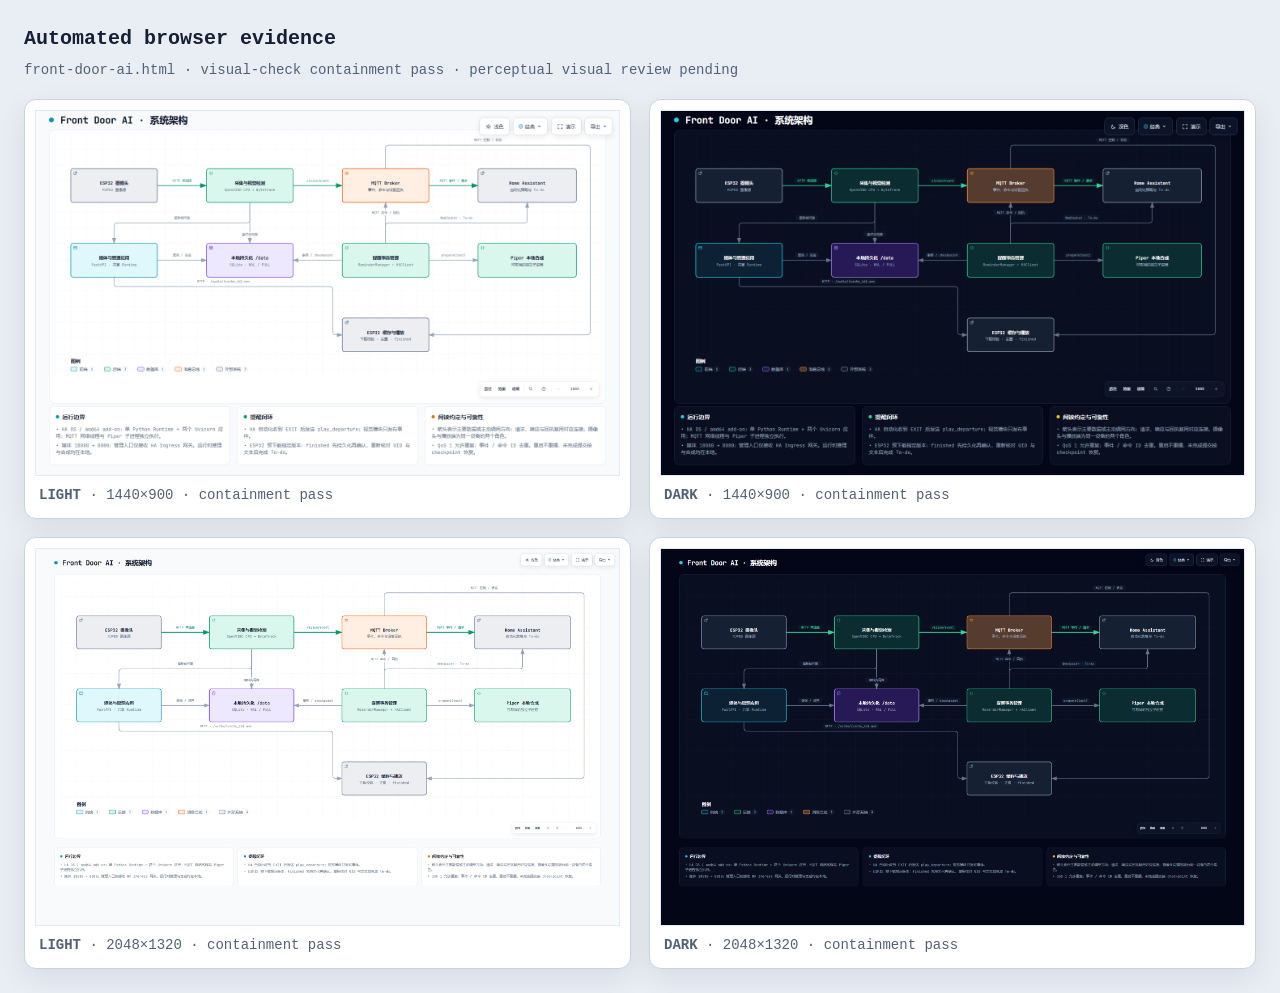
<file: docs/diagrams/front-door-ai.visual-check.html>
<!doctype html>
<html lang="en">
<head>
<meta charset="utf-8">
<meta name="viewport" content="width=device-width,initial-scale=1">
<title>Archify automated browser evidence · front-door-ai.html</title>
<style>
*{box-sizing:border-box}body{margin:0;padding:24px;background:#e9eef5;color:#172033;font:14px/1.5 ui-monospace,SFMono-Regular,Menlo,Consolas,monospace}header{max-width:1500px;margin:0 auto 18px}h1{margin:0 0 6px;font-size:20px}p{margin:0;color:#526176}.grid{max-width:1500px;margin:auto;display:grid;grid-template-columns:repeat(2,minmax(0,1fr));gap:18px}figure{margin:0;padding:10px;background:white;border:1px solid #c9d4e3;border-radius:12px;box-shadow:0 10px 30px rgba(15,23,42,.08)}img{display:block;width:100%;height:auto;border:1px solid #e2e8f0}figcaption{padding:9px 4px 2px;color:#526176}@media(max-width:900px){.grid{grid-template-columns:1fr}}
</style>
</head>
<body>
<header><h1>Automated browser evidence</h1><p>front-door-ai.html · visual-check containment pass · perceptual visual review pending</p></header>
<main class="grid">
      <figure>
        <img src="front-door-ai.visual-check.1440x900.light.png" alt="light 1440 by 900">
        <figcaption><strong>LIGHT</strong> · 1440×900 · containment pass</figcaption>
      </figure>
      <figure>
        <img src="front-door-ai.visual-check.1440x900.dark.png" alt="dark 1440 by 900">
        <figcaption><strong>DARK</strong> · 1440×900 · containment pass</figcaption>
      </figure>
      <figure>
        <img src="front-door-ai.visual-check.2048x1320.light.png" alt="light 2048 by 1320">
        <figcaption><strong>LIGHT</strong> · 2048×1320 · containment pass</figcaption>
      </figure>
      <figure>
        <img src="front-door-ai.visual-check.2048x1320.dark.png" alt="dark 2048 by 1320">
        <figcaption><strong>DARK</strong> · 2048×1320 · containment pass</figcaption>
      </figure>
</main>
</body>
</html>
</file>
